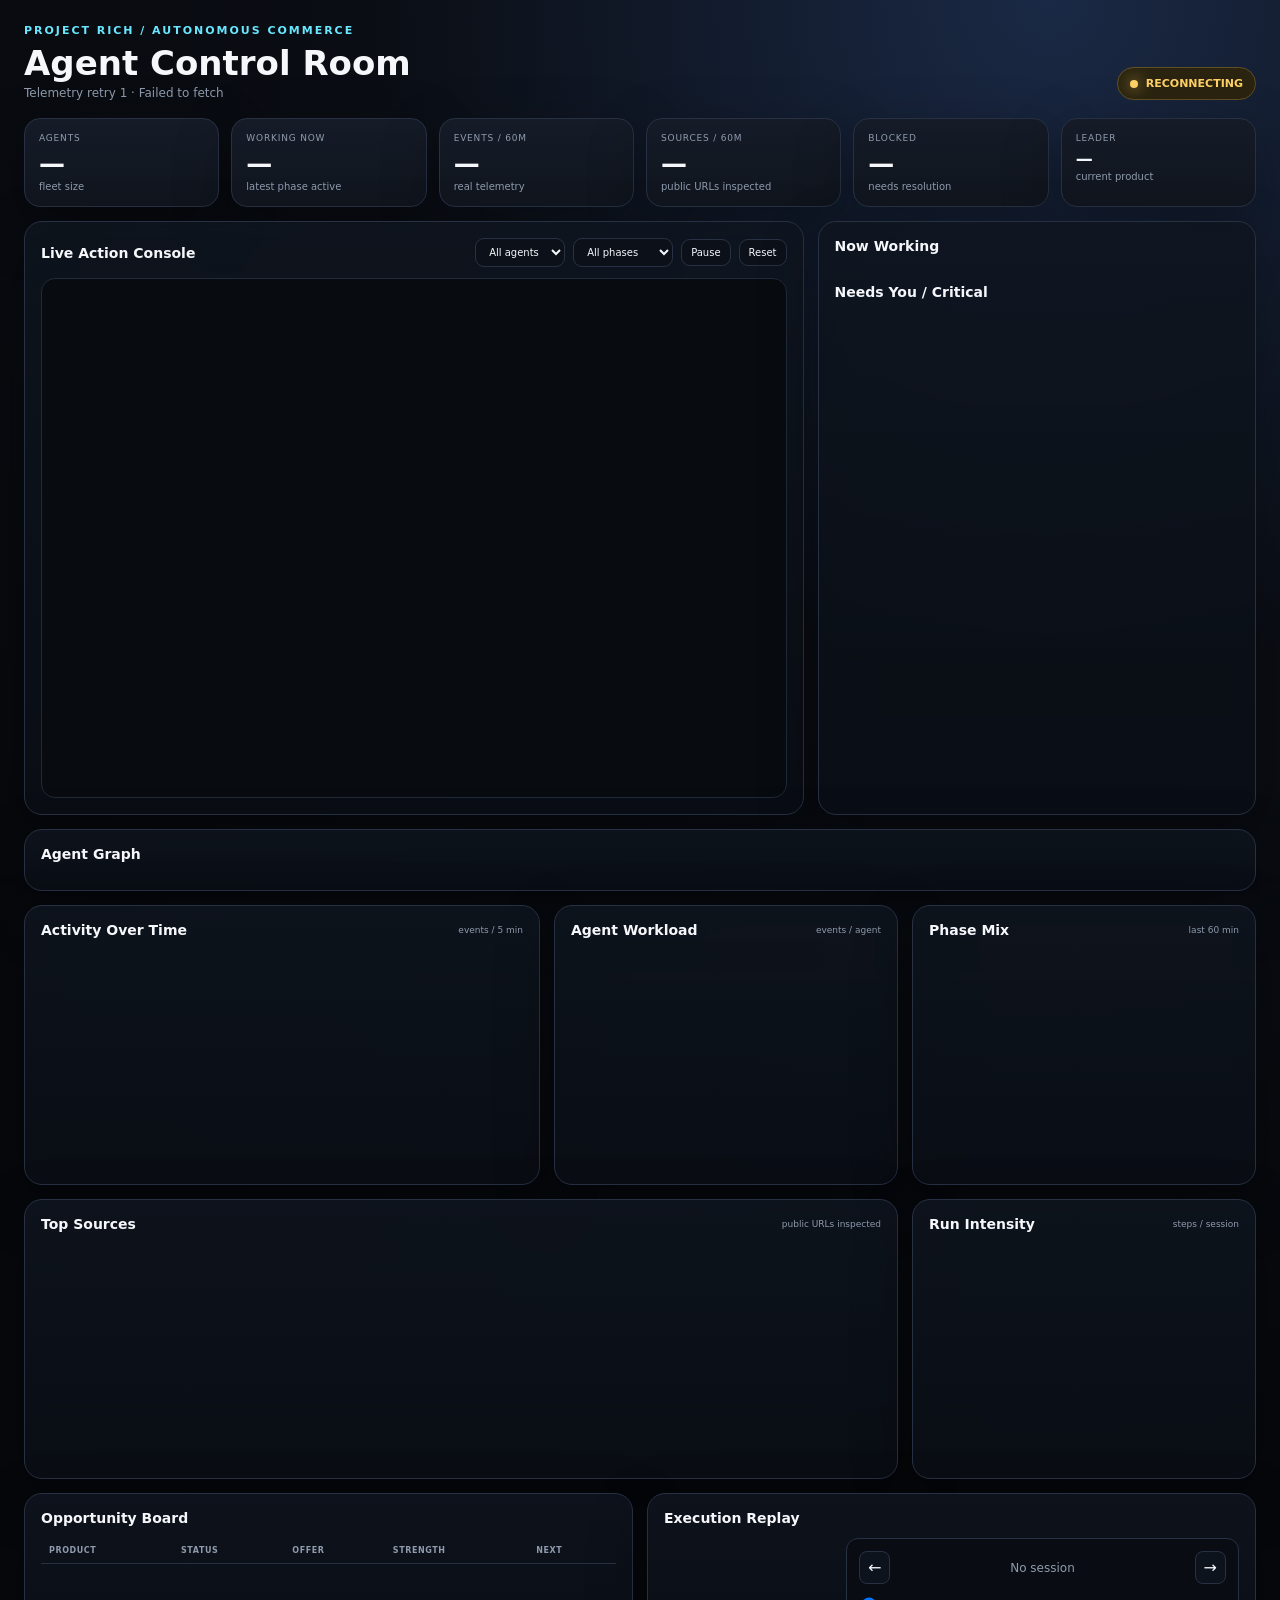
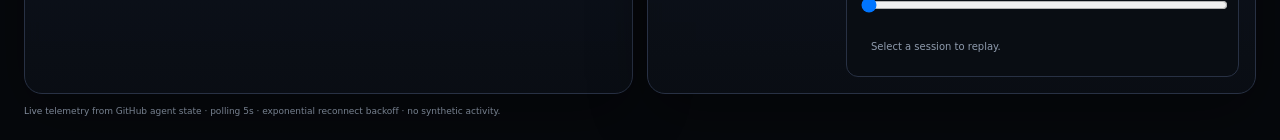
<file: control-room/index.html>
<!doctype html>
<html lang="es">
<head>
<meta charset="utf-8"/>
<meta name="viewport" content="width=device-width,initial-scale=1"/>
<title>Project Rich — Live Agent Control Room</title>
<style>
:root{
 --bg:#07090d;--panel:#10151e;--panel2:#151b27;--line:#283144;--text:#f5f7fb;--muted:#8f9bad;
 --green:#70e3a6;--amber:#ffd166;--blue:#79a9ff;--red:#ff7d7d;--vio:#b18cff;--cyan:#69e7ff;
 --glass:rgba(15,21,31,.86);--shadow:0 20px 60px rgba(0,0,0,.32)
}
*{box-sizing:border-box}html{scroll-behavior:smooth}body{margin:0;color:var(--text);font-family:Inter,ui-sans-serif,system-ui,-apple-system,BlinkMacSystemFont,"Segoe UI",sans-serif;background:
 radial-gradient(circle at 82% 0,#1a2945 0,#0a0d13 34%,#06080c 72%);min-height:100vh}
a{color:var(--blue);text-decoration:none}button,select{font:inherit}
.wrap{max-width:1680px;margin:auto;padding:24px}.top{display:flex;justify-content:space-between;align-items:flex-end;gap:18px;margin-bottom:18px}
.ey{font-size:11px;letter-spacing:.18em;text-transform:uppercase;color:var(--cyan);font-weight:900}.top h1{font-size:34px;margin:6px 0 3px}.sub{font-size:12px;color:var(--muted)}
.conn{display:flex;align-items:center;gap:8px;padding:9px 12px;border:1px solid #29543f;border-radius:999px;background:#102a20;color:var(--green);font-size:11px;font-weight:900;white-space:nowrap}
.conn.degraded{border-color:#604f24;background:#2a230f;color:var(--amber)}.conn.error{border-color:#623131;background:#2a1212;color:var(--red)}
.pulse{width:8px;height:8px;border-radius:50%;background:currentColor;box-shadow:0 0 15px currentColor;animation:pulse 1.5s infinite}@keyframes pulse{50%{opacity:.35;box-shadow:none}}
.metrics{display:grid;grid-template-columns:repeat(6,1fr);gap:12px;margin-bottom:14px}.metric{background:linear-gradient(180deg,var(--panel2),var(--panel));border:1px solid var(--line);border-radius:16px;padding:14px;box-shadow:var(--shadow)}
.mlabel{font-size:9px;color:var(--muted);text-transform:uppercase;letter-spacing:.09em}.mval{font-size:26px;font-weight:900;margin-top:6px}.mnote{font-size:10px;color:var(--muted);margin-top:2px}
.layout{display:grid;grid-template-columns:1.6fr .9fr;gap:14px}.card{background:linear-gradient(180deg,var(--glass),rgba(10,14,21,.94));backdrop-filter:blur(9px);border:1px solid var(--line);border-radius:18px;padding:16px;box-shadow:var(--shadow)}
.card h2{font-size:14px;margin:0 0 12px}.toolbar{display:flex;flex-wrap:wrap;gap:8px;align-items:center;margin-bottom:11px}.toolbar select,.toolbar button{background:#0c1119;color:var(--text);border:1px solid var(--line);border-radius:9px;padding:7px 9px;font-size:10px}.toolbar button{cursor:pointer}.toolbar button:hover{border-color:#40506b}
.console{height:520px;overflow:auto;border:1px solid #202a39;border-radius:14px;background:#080b10;padding:8px}.console::-webkit-scrollbar{width:8px}.console::-webkit-scrollbar-thumb{background:#293449;border-radius:20px}
.event{display:grid;grid-template-columns:66px 120px 92px 1fr;gap:8px;padding:9px;border-bottom:1px solid #171f2b;align-items:flex-start}.event:hover{background:#0d131d}.time{font:10px ui-monospace,SFMono-Regular,Menlo,monospace;color:#728098}.agent{font-size:10px;font-weight:900}.phase{display:inline-block;font-size:8px;font-weight:900;letter-spacing:.07em;padding:4px 6px;border-radius:999px;text-align:center}.phase.start,.phase.action{background:#13253e;color:var(--blue)}.phase.observation{background:#102c28;color:#7ce7ca}.phase.decision{background:#2c2411;color:var(--amber)}.phase.artifact{background:#231a35;color:var(--vio)}.phase.blocked,.phase.error{background:#351616;color:var(--red)}.phase.done{background:#10291e;color:var(--green)}
.etitle{font-size:11px;font-weight:850}.edetail{font-size:10px;color:var(--muted);line-height:1.4;margin-top:3px}.links{margin-top:5px;display:flex;gap:9px;flex-wrap:wrap}.links a,.artifact{font-size:9px}.artifact{color:var(--vio)}
.now{display:grid;gap:9px}.nowrow{border:1px solid var(--line);background:#0c1119;border-radius:12px;padding:11px}.nowhead{display:flex;justify-content:space-between;gap:8px}.nowname{font-size:11px;font-weight:900}.nowstate{font-size:9px;font-weight:850}.running{color:var(--green)}.idle{color:var(--muted)}.blocked{color:var(--red)}.nowtext{font-size:10px;color:#c7ceda;margin-top:5px;line-height:1.4}
.graph{display:grid;grid-template-columns:repeat(4,1fr);gap:10px}.node{position:relative;border:1px solid var(--line);background:#0b1017;border-radius:13px;padding:11px;min-height:82px;overflow:hidden}.node.active{border-color:#2d7655;box-shadow:0 0 25px rgba(112,227,166,.08)}.node.blocked{border-color:#6a3131}.node:after{content:"";position:absolute;right:-24px;top:50%;width:36px;height:2px;background:linear-gradient(90deg,var(--blue),transparent);opacity:.35;animation:flow 1.5s linear infinite}@keyframes flow{50%{opacity:1;transform:translateX(4px)}}.node:nth-child(4n):after{display:none}.nname{font-size:10px;font-weight:900}.nmeta{font-size:9px;color:var(--muted);margin-top:4px;line-height:1.35}.dot{display:inline-block;width:6px;height:6px;border-radius:50%;margin-right:5px;background:var(--muted)}.node.active .dot{background:var(--green);box-shadow:0 0 10px var(--green)}.node.blocked .dot{background:var(--red)}
.lower{display:grid;grid-template-columns:1fr 1fr;gap:14px;margin-top:14px}.table{width:100%;border-collapse:collapse;font-size:10px}.table th{text-align:left;font-size:8px;color:var(--muted);text-transform:uppercase;letter-spacing:.07em;padding:8px;border-bottom:1px solid var(--line)}.table td{padding:9px 8px;border-bottom:1px solid #1d2532}.tag{font-size:8px;padding:4px 6px;border-radius:999px;font-weight:900}.leader{background:#10291e;color:var(--green)}.watch{background:#2b2411;color:var(--amber)}.reserve{background:#17233b;color:var(--blue)}
.replay{display:grid;grid-template-columns:170px 1fr;gap:12px}.sessions{max-height:330px;overflow:auto}.session{padding:9px;border:1px solid var(--line);border-radius:10px;margin-bottom:7px;cursor:pointer;background:#0b1017}.session:hover,.session.sel{border-color:#4b5d7d}.session b{font-size:10px}.session div{font-size:9px;color:var(--muted);margin-top:3px}.replaypane{border:1px solid var(--line);border-radius:12px;padding:12px;background:#090d13}.stephead{display:flex;justify-content:space-between;align-items:center}.stephead button{background:#0d131d;border:1px solid var(--line);color:var(--text);border-radius:8px;padding:6px 8px;cursor:pointer}.stepbody{margin-top:12px}.bigphase{font-size:9px;font-weight:900;color:var(--vio);letter-spacing:.1em}.steptitle{font-size:16px;font-weight:900;margin-top:5px}.stepdetail{font-size:11px;color:var(--muted);line-height:1.5;margin-top:8px}.scrub{width:100%;margin-top:13px}
.alert{border-left:3px solid var(--amber);padding:9px 11px;background:#201b0d;border-radius:8px;font-size:10px;color:#e8dca6;line-height:1.45;margin-bottom:8px}.alert.critical{border-color:var(--red);background:#241010;color:#efb3b3}
.foot{font-size:9px;color:var(--muted);margin-top:12px}.empty{font-size:10px;color:var(--muted);padding:12px}
.charts{display:grid;grid-template-columns:1.5fr 1fr 1fr;gap:14px;margin-top:14px}.chartbox{min-height:280px}.charthead{display:flex;justify-content:space-between;align-items:center;margin-bottom:10px}.charthead h2{margin:0}.chartlegend{font-size:9px;color:var(--muted)}.svgchart{width:100%;height:220px;display:block}.axis{stroke:#2a3446;stroke-width:1}.gridline{stroke:#1d2633;stroke-width:1}.chartlabel{fill:#7e8aa0;font-size:9px}.barrect{fill:#79a9ff;opacity:.85}.barrect:hover{opacity:1}.linepath{fill:none;stroke:#70e3a6;stroke-width:3}.areapath{fill:url(#areaGrad);opacity:.35}.dotpt{fill:#70e3a6;stroke:#0b1017;stroke-width:2}.donutwrap{display:flex;align-items:center;justify-content:center;gap:18px;height:220px}.donut{width:170px;height:170px}.legendlist{display:grid;gap:7px}.legenditem{display:flex;align-items:center;gap:7px;font-size:9px;color:var(--muted)}.legenddot{width:9px;height:9px;border-radius:50%}.sourcebar{display:grid;grid-template-columns:110px 1fr 28px;gap:8px;align-items:center;margin:8px 0}.sourcebar .track{height:8px;background:#1a2230;border-radius:99px;overflow:hidden}.sourcebar .fillbar{height:100%;background:linear-gradient(90deg,var(--vio),var(--blue));border-radius:99px}.sourcebar .lbl{font-size:9px;color:#c8cfda;overflow:hidden;text-overflow:ellipsis;white-space:nowrap}.sourcebar .num{font-size:9px;color:var(--muted);text-align:right}@media(max-width:1200px){.charts{grid-template-columns:1fr 1fr}.charts .chartbox:first-child{grid-column:1/-1}}{.metrics{grid-template-columns:repeat(3,1fr)}.layout{grid-template-columns:1fr}.graph{grid-template-columns:repeat(3,1fr)}}@media(max-width:780px){.metrics{grid-template-columns:repeat(2,1fr)}.graph{grid-template-columns:repeat(2,1fr)}.lower{grid-template-columns:1fr}.event{grid-template-columns:55px 90px 78px 1fr}.replay{grid-template-columns:1fr}.top{align-items:flex-start;flex-direction:column}}
</style>
</head>
<body>
<div class="wrap">
 <div class="top">
  <div><div class="ey">Project Rich / Autonomous Commerce</div><h1>Agent Control Room</h1><div class="sub" id="subtitle">Connecting telemetry…</div></div>
  <div id="conn" class="conn"><span class="pulse"></span><span>CONNECTING</span></div>
 </div>

 <div class="metrics">
  <div class="metric"><div class="mlabel">Agents</div><div class="mval" id="mAgents">—</div><div class="mnote">fleet size</div></div>
  <div class="metric"><div class="mlabel">Working now</div><div class="mval" id="mWorking">—</div><div class="mnote">latest phase active</div></div>
  <div class="metric"><div class="mlabel">Events / 60m</div><div class="mval" id="mEvents">—</div><div class="mnote">real telemetry</div></div>
  <div class="metric"><div class="mlabel">Sources / 60m</div><div class="mval" id="mSources">—</div><div class="mnote">public URLs inspected</div></div>
  <div class="metric"><div class="mlabel">Blocked</div><div class="mval" id="mBlocked">—</div><div class="mnote">needs resolution</div></div>
  <div class="metric"><div class="mlabel">Leader</div><div class="mval" id="mLeader" style="font-size:17px">—</div><div class="mnote">current product</div></div>
 </div>

 <div class="layout">
  <div class="card">
   <div class="toolbar">
    <h2 style="margin:0 auto 0 0">Live Action Console</h2>
    <select id="agentFilter"><option value="">All agents</option></select>
    <select id="phaseFilter"><option value="">All phases</option><option>start</option><option>action</option><option>observation</option><option>decision</option><option>artifact</option><option>blocked</option><option>done</option><option>error</option></select>
    <button id="pauseBtn">Pause</button><button id="clearFilter">Reset</button>
   </div>
   <div id="console" class="console"></div>
  </div>
  <div class="card">
   <h2>Now Working</h2>
   <div id="now" class="now"></div>
   <h2 style="margin-top:18px">Needs You / Critical</h2>
   <div id="needs"></div>
  </div>
 </div>

 <div class="card" style="margin-top:14px">
  <h2>Agent Graph</h2>
  <div id="graph" class="graph"></div>
 </div>

 <div class="charts">
  <div class="card chartbox">
    <div class="charthead"><h2>Activity Over Time</h2><div class="chartlegend">events / 5 min</div></div>
    <svg id="activityChart" class="svgchart" viewBox="0 0 700 220" preserveAspectRatio="none"></svg>
  </div>
  <div class="card chartbox">
    <div class="charthead"><h2>Agent Workload</h2><div class="chartlegend">events / agent</div></div>
    <svg id="agentChart" class="svgchart" viewBox="0 0 420 220" preserveAspectRatio="none"></svg>
  </div>
  <div class="card chartbox">
    <div class="charthead"><h2>Phase Mix</h2><div class="chartlegend">last 60 min</div></div>
    <div class="donutwrap"><svg id="phaseChart" class="donut" viewBox="0 0 120 120"></svg><div id="phaseLegend" class="legendlist"></div></div>
  </div>
  <div class="card chartbox" style="grid-column:span 2">
    <div class="charthead"><h2>Top Sources</h2><div class="chartlegend">public URLs inspected</div></div>
    <div id="sourceChart"></div>
  </div>
  <div class="card chartbox">
    <div class="charthead"><h2>Run Intensity</h2><div class="chartlegend">steps / session</div></div>
    <svg id="runChart" class="svgchart" viewBox="0 0 420 220" preserveAspectRatio="none"></svg>
  </div>
</div>

<div class="lower">
  <div class="card">
   <h2>Opportunity Board</h2>
   <table class="table"><thead><tr><th>Product</th><th>Status</th><th>Offer</th><th>Strength</th><th>Next</th></tr></thead><tbody id="shortlist"></tbody></table>
  </div>
  <div class="card">
   <h2>Execution Replay</h2>
   <div class="replay">
    <div id="sessions" class="sessions"></div>
    <div class="replaypane">
     <div class="stephead"><button id="prevStep">←</button><div id="stepCount" class="sub">No session</div><button id="nextStep">→</button></div>
     <input id="scrub" class="scrub" type="range" min="0" max="0" value="0"/>
     <div id="stepBody" class="stepbody"><div class="empty">Select a session to replay.</div></div>
    </div>
   </div>
  </div>
 </div>
 <div class="foot">Live telemetry from GitHub agent state · polling 5s · exponential reconnect backoff · no synthetic activity.</div>
</div>
<script>
const ROOT='https://raw.githubusercontent.com/jackieb8877/Metertruth-SaaS/project-rich-control-room/control-room/';
const AGENTS=['product-scout','store-builder','customer-voice','supplier-margin','ads-intelligence','competitor-watch','creative-offer','finance-profit','seo-catalog','compliance-risk','launch-qa','orchestrator'];
const LABELS={
 'product-scout':'Product Scout','store-builder':'Store Builder','customer-voice':'Customer Voice','supplier-margin':'Supplier & Margin',
 'ads-intelligence':'Ads Intelligence','competitor-watch':'Competitor Watch','creative-offer':'Creative & Offer','finance-profit':'Finance & Profit',
 'seo-catalog':'SEO & Catalog','compliance-risk':'Compliance & Risk','launch-qa':'Launch QA','orchestrator':'Orchestrator'
};
let paused=false,lastData=null,retries=0,selectedSession=null,stepIndex=0,timer=null;
function esc(s){return String(s??'').replace(/[&<>"']/g,c=>({'&':'&amp;','<':'&lt;','>':'&gt;','"':'&quot;',"'":'&#39;'}[c]))}
function ageMin(ts){if(!ts)return Infinity;return Math.max(0,(Date.now()-new Date(ts))/60000)}
function ago(ts){const m=ageMin(ts);if(!isFinite(m))return 'never';if(m<1)return 'now';if(m<60)return Math.floor(m)+'m';if(m<1440)return Math.floor(m/60)+'h';return Math.floor(m/1440)+'d'}
function clock(ts){try{return new Date(ts).toLocaleTimeString('es-ES',{timeZone:'Atlantic/Canary',hour:'2-digit',minute:'2-digit',second:'2-digit'})}catch{return '—'}}
function deriveRunId(e){if(e.run_id)return e.run_id;const d=new Date(e.ts||0);const bucket=[d.getUTCFullYear(),String(d.getUTCMonth()+1).padStart(2,'0'),String(d.getUTCDate()).padStart(2,'0'),String(d.getUTCHours()).padStart(2,'0')].join('');return (e.agent_id||'agent')+'-'+bucket}
async function getJson(path){const r=await fetch(ROOT+path+'?t='+Date.now(),{cache:'no-store'});if(!r.ok)throw new Error(path+' HTTP '+r.status);return r.json()}
function latestByAgent(events){const map={};[...events].sort((a,b)=>new Date(a.ts)-new Date(b.ts)).forEach(e=>map[e.agent_id]=e);return map}
function workingAgents(events,states){const latest=latestByAgent(events),now=[];for(const id of AGENTS){const e=latest[id],s=states.find(x=>x.id===id);let work=false;if(e&&['start','action','observation','artifact','decision'].includes(e.phase)&&ageMin(e.ts)<20)work=true;now.push({id,event:e,state:s,work})}return now}
function setConn(mode,msg){const el=document.getElementById('conn');el.className='conn'+(mode==='ok'?'':mode==='degraded'?' degraded':' error');el.innerHTML='<span class="pulse"></span><span>'+esc(msg)+'</span>'}
function render(data){
 lastData=data;
 const {events,states,state}=data;const recent=events.filter(e=>ageMin(e.ts)<=60),work=workingAgents(events,states);
 document.getElementById('mAgents').textContent=states.length;
 document.getElementById('mWorking').textContent=work.filter(x=>x.work).length;
 document.getElementById('mEvents').textContent=recent.length;
 document.getElementById('mSources').textContent=new Set(recent.map(e=>e.source_url).filter(Boolean)).size;
 document.getElementById('mBlocked').textContent=states.filter(s=>s.blocker||s.status==='blocked').length;
 const lead=(state.shortlist||[]).find(x=>x.status==='LEADER');document.getElementById('mLeader').textContent=lead?.name||'—';
 document.getElementById('subtitle').textContent='Live telemetry · feed '+ago(data.feedUpdated)+' · '+new Date().toLocaleTimeString('es-ES',{timeZone:'Atlantic/Canary'});
 renderFilters(states);renderConsole(events);renderNow(work);renderNeeds(states,state);renderGraph(work);renderShortlist(state.shortlist||[]);renderSessions(events);renderCharts(events);
}
function renderFilters(states){
 const sel=document.getElementById('agentFilter'),cur=sel.value;sel.innerHTML='<option value="">All agents</option>'+states.map(s=>'<option value="'+esc(s.id)+'">'+esc(s.name||LABELS[s.id]||s.id)+'</option>').join('');sel.value=cur;
}
function renderConsole(events){
 const af=document.getElementById('agentFilter').value,pf=document.getElementById('phaseFilter').value;
 let list=[...events].sort((a,b)=>new Date(b.ts)-new Date(a.ts));if(af)list=list.filter(e=>e.agent_id===af);if(pf)list=list.filter(e=>e.phase===pf);list=list.slice(0,120);
 document.getElementById('console').innerHTML=list.length?list.map(e=>'<div class="event"><div class="time">'+esc(clock(e.ts))+'</div><div class="agent">'+esc(LABELS[e.agent_id]||e.agent_id)+'</div><div><span class="phase '+esc(e.phase||'action')+'">'+esc((e.phase||'action').toUpperCase())+'</span></div><div><div class="etitle">'+esc(e.title||'Update')+'</div><div class="edetail">'+esc(e.detail||'')+'</div><div class="links">'+(e.source_url?'<a href="'+esc(e.source_url)+'" target="_blank" rel="noopener">source ↗</a>':'')+(e.artifact_path?'<span class="artifact">'+esc(e.artifact_path)+'</span>':'')+(e.run_id?'<span class="artifact">run '+esc(e.run_id)+'</span>':'')+'</div></div></div>').join(''):'<div class="empty">No events match the filters.</div>';
}
function renderNow(work){
 const items=work.filter(x=>x.work||x.state?.blocker).sort((a,b)=>(b.work?1:0)-(a.work?1:0));document.getElementById('now').innerHTML=items.length?items.map(x=>'<div class="nowrow"><div class="nowhead"><div class="nowname">'+esc(x.state?.name||LABELS[x.id]||x.id)+'</div><div class="nowstate '+(x.state?.blocker?'blocked':x.work?'running':'idle')+'">'+(x.state?.blocker?'BLOCKED':x.work?'WORKING':'IDLE')+'</div></div><div class="nowtext">'+esc(x.event?.title||x.state?.summary||'Waiting')+'</div><div class="sub" style="margin-top:4px">'+(x.event?'last action '+ago(x.event.ts):'no live action yet')+'</div></div>').join(''):'<div class="empty">No agent is actively executing at this second.</div>';
}
function renderNeeds(states,state){
 const arr=states.filter(s=>s.blocker);if(state.blocker?.detail&&!arr.some(x=>x.blocker===state.blocker.detail))arr.unshift({name:state.blocker.title||'Global blocker',blocker:state.blocker.detail,status:'blocked'});
 document.getElementById('needs').innerHTML=arr.length?arr.slice(0,5).map(x=>'<div class="alert '+(x.status==='blocked'?'critical':'')+'"><b>'+esc(x.name||'Blocker')+'</b><br>'+esc(x.blocker)+'</div>').join(''):'<div class="empty">No human action required.</div>';
}
function renderGraph(work){
 document.getElementById('graph').innerHTML=work.map(x=>'<div class="node '+(x.state?.blocker?'blocked':x.work?'active':'')+'"><div class="nname"><span class="dot"></span>'+esc(x.state?.name||LABELS[x.id]||x.id)+'</div><div class="nmeta">'+esc(x.event?.title||x.state?.summary||'Waiting')+'</div><div class="nmeta" style="margin-top:6px">'+(x.state?.last_run?'heartbeat '+ago(x.state.last_run):'no heartbeat')+'</div></div>').join('');
}
function renderShortlist(list){
 document.getElementById('shortlist').innerHTML=list.length?list.map(x=>'<tr><td><b>'+esc(x.name)+'</b></td><td><span class="tag '+(x.status==='LEADER'?'leader':x.status==='WATCH'?'watch':'reserve')+'">'+esc(x.status)+'</span></td><td>'+esc(x.offer)+'</td><td>'+esc(x.strength)+'</td><td>'+esc(x.next)+'</td></tr>').join(''):'<tr><td colspan="5" class="empty">No shortlist yet.</td></tr>';
}
function buildSessions(events){
 const map={};events.forEach(e=>{const id=deriveRunId(e);(map[id]??=[]).push(e)});return Object.entries(map).map(([id,evs])=>({id,events:evs.sort((a,b)=>new Date(a.ts)-new Date(b.ts)),agent:evs[0]?.agent_id,start:evs[0]?.ts,end:evs[evs.length-1]?.ts})).sort((a,b)=>new Date(b.start)-new Date(a.start));
}
function renderSessions(events){
 const ss=buildSessions(events).slice(0,30);if(selectedSession&&!ss.some(s=>s.id===selectedSession))selectedSession=null;if(!selectedSession&&ss.length)selectedSession=ss[0].id;
 document.getElementById('sessions').innerHTML=ss.length?ss.map(s=>'<div class="session '+(s.id===selectedSession?'sel':'')+'" data-id="'+esc(s.id)+'"><b>'+esc(LABELS[s.agent]||s.agent)+'</b><div>'+esc(clock(s.start))+' · '+s.events.length+' steps</div></div>').join(''):'<div class="empty">No sessions yet.</div>';
 document.querySelectorAll('.session').forEach(el=>el.onclick=()=>{selectedSession=el.dataset.id;stepIndex=0;renderSessions(events)});
 const current=ss.find(s=>s.id===selectedSession);renderReplay(current);
}
function renderReplay(session){
 const body=document.getElementById('stepBody'),scrub=document.getElementById('scrub');if(!session){body.innerHTML='<div class="empty">Select a session to replay.</div>';document.getElementById('stepCount').textContent='No session';scrub.max=0;scrub.value=0;return}
 stepIndex=Math.max(0,Math.min(stepIndex,session.events.length-1));const e=session.events[stepIndex];scrub.max=Math.max(0,session.events.length-1);scrub.value=stepIndex;document.getElementById('stepCount').textContent=(stepIndex+1)+' / '+session.events.length+' · '+esc(LABELS[session.agent]||session.agent);
 body.innerHTML='<div class="bigphase">'+esc((e.phase||'action').toUpperCase())+' · '+esc(clock(e.ts))+'</div><div class="steptitle">'+esc(e.title||'Update')+'</div><div class="stepdetail">'+esc(e.detail||'')+'</div><div class="links">'+(e.source_url?'<a href="'+esc(e.source_url)+'" target="_blank" rel="noopener">open source ↗</a>':'')+(e.artifact_path?'<span class="artifact">'+esc(e.artifact_path)+'</span>':'')+'</div>';
}
function svgEl(tag,attrs={},text=''){const e=document.createElementNS('http://www.w3.org/2000/svg',tag);Object.entries(attrs).forEach(([k,v])=>e.setAttribute(k,v));if(text)e.textContent=text;return e}
function clearSvg(id){const s=document.getElementById(id);while(s.firstChild)s.removeChild(s.firstChild);return s}
function bucketEvents(events,mins=5,count=12){
 const now=Date.now(),size=mins*60000,arr=Array(count).fill(0);
 events.forEach(e=>{const d=now-new Date(e.ts).getTime();if(d>=0&&d<count*size){const idx=count-1-Math.floor(d/size);if(idx>=0&&idx<count)arr[idx]++}});
 return arr
}
function renderActivity(events){
 const svg=clearSvg('activityChart'),w=700,h=220,p=28,vals=bucketEvents(events,5,12),max=Math.max(1,...vals);
 const defs=svgEl('defs'),grad=svgEl('linearGradient',{id:'areaGrad',x1:'0',x2:'0',y1:'0',y2:'1'});grad.appendChild(svgEl('stop',{offset:'0%','stop-color':'#70e3a6'}));grad.appendChild(svgEl('stop',{offset:'100%','stop-color':'#70e3a6','stop-opacity':'0'}));defs.appendChild(grad);svg.appendChild(defs);
 for(let i=0;i<4;i++){const y=p+(h-2*p)*i/3;svg.appendChild(svgEl('line',{x1:p,y1:y,x2:w-p,y2:y,class:'gridline'}))}
 const pts=vals.map((v,i)=>[p+(w-2*p)*i/(vals.length-1),h-p-(h-2*p)*v/max]);
 const line='M '+pts.map(p=>p.join(',')).join(' L ');
 const area=line+' L '+pts[pts.length-1][0]+','+(h-p)+' L '+pts[0][0]+','+(h-p)+' Z';
 svg.appendChild(svgEl('path',{d:area,class:'areapath'}));svg.appendChild(svgEl('path',{d:line,class:'linepath'}));
 pts.forEach((pt,i)=>{const c=svgEl('circle',{cx:pt[0],cy:pt[1],r:4,class:'dotpt'});c.appendChild(svgEl('title',{},vals[i]+' events'));svg.appendChild(c)});
 vals.forEach((v,i)=>{if(i%2===0)svg.appendChild(svgEl('text',{x:p+(w-2*p)*i/(vals.length-1),y:h-7,'text-anchor':'middle',class:'chartlabel'},'-'+((vals.length-1-i)*5)+'m'))});
}
function renderAgentChart(events){
 const svg=clearSvg('agentChart'),w=420,h=220,p=24,cut=Date.now()-60*60000,counts={};events.filter(e=>new Date(e.ts).getTime()>=cut).forEach(e=>counts[e.agent_id]=(counts[e.agent_id]||0)+1);
 const rows=Object.entries(counts).sort((a,b)=>b[1]-a[1]).slice(0,8),max=Math.max(1,...rows.map(x=>x[1]));
 rows.forEach(([id,v],i)=>{const y=10+i*25,bw=(w-150)*v/max;svg.appendChild(svgEl('text',{x:4,y:y+13,class:'chartlabel'},LABELS[id]||id));const r=svgEl('rect',{x:130,y,width:bw,height:14,rx:7,class:'barrect'});r.appendChild(svgEl('title',{},v+' events'));svg.appendChild(r);svg.appendChild(svgEl('text',{x:136+bw,y:y+12,class:'chartlabel'},String(v)))});
 if(!rows.length)svg.appendChild(svgEl('text',{x:20,y:40,class:'chartlabel'},'No recent activity'));
}
function renderPhaseChart(events){
 const svg=clearSvg('phaseChart'),legend=document.getElementById('phaseLegend'),cut=Date.now()-60*60000,counts={};events.filter(e=>new Date(e.ts).getTime()>=cut).forEach(e=>counts[e.phase||'action']=(counts[e.phase||'action']||0)+1);
 const colors={start:'#79a9ff',action:'#69e7ff',observation:'#7ce7ca',decision:'#ffd166',artifact:'#b18cff',blocked:'#ff7d7d',done:'#70e3a6',error:'#ff4d6d'},entries=Object.entries(counts),total=Math.max(1,entries.reduce((s,[,v])=>s+v,0));
 let off=0;entries.forEach(([k,v])=>{const pct=v/total,len=pct*251.2;svg.appendChild(svgEl('circle',{cx:60,cy:60,r:40,fill:'none',stroke:colors[k]||'#8f9bad','stroke-width':18,'stroke-dasharray':len+' '+(251.2-len),'stroke-dashoffset':-off,transform:'rotate(-90 60 60)'}));off+=len});
 svg.appendChild(svgEl('text',{x:60,y:57,'text-anchor':'middle',class:'chartlabel'},String(total)));svg.appendChild(svgEl('text',{x:60,y:70,'text-anchor':'middle',class:'chartlabel'},'events'));
 legend.innerHTML=entries.sort((a,b)=>b[1]-a[1]).map(([k,v])=>'<div class="legenditem"><span class="legenddot" style="background:'+(colors[k]||'#8f9bad')+'"></span>'+esc(k)+' · '+v+'</div>').join('')||'<div class="empty">No data</div>';
}
function renderSources(events){
 const cut=Date.now()-60*60000,counts={};events.filter(e=>e.source_url&&new Date(e.ts).getTime()>=cut).forEach(e=>{let host=e.source_url;try{host=new URL(e.source_url).hostname.replace(/^www\./,'')}catch{}counts[host]=(counts[host]||0)+1});
 const rows=Object.entries(counts).sort((a,b)=>b[1]-a[1]).slice(0,8),max=Math.max(1,...rows.map(x=>x[1]));document.getElementById('sourceChart').innerHTML=rows.length?rows.map(([h,v])=>'<div class="sourcebar"><div class="lbl">'+esc(h)+'</div><div class="track"><div class="fillbar" style="width:'+(100*v/max)+'%"></div></div><div class="num">'+v+'</div></div>').join(''):'<div class="empty">No source URLs in the last hour.</div>';
}
function renderRunChart(events){
 const svg=clearSvg('runChart'),w=420,h=220,p=24,ss=buildSessions(events).slice(0,10).reverse(),max=Math.max(1,...ss.map(s=>s.events.length));
 ss.forEach((s,i)=>{const x=p+i*((w-2*p)/Math.max(1,ss.length)),bw=Math.max(10,(w-2*p)/Math.max(1,ss.length)-8),bh=(h-55)*s.events.length/max,y=h-30-bh;const r=svgEl('rect',{x,y,width:bw,height:bh,rx:5,class:'barrect'});r.appendChild(svgEl('title',{},LABELS[s.agent]+' · '+s.events.length+' steps'));svg.appendChild(r);svg.appendChild(svgEl('text',{x:x+bw/2,y:h-12,'text-anchor':'middle',class:'chartlabel'},(LABELS[s.agent]||s.agent).split(' ')[0].slice(0,5)))});
 if(!ss.length)svg.appendChild(svgEl('text',{x:20,y:40,class:'chartlabel'},'No sessions yet'));
}
function renderCharts(events){renderActivity(events);renderAgentChart(events);renderPhaseChart(events);renderSources(events);renderRunChart(events)}
async function tick(){
 if(paused){schedule(5000);return}
 try{
  const [feed,state,...states]=await Promise.all([getJson('live-feed.json'),getJson('state.json').catch(()=>({shortlist:[],blocker:null})),...AGENTS.map(id=>getJson('agents/'+id+'.json').catch(()=>({id,name:LABELS[id],status:'stale',last_run:null,summary:'State unavailable',blocker:null,progress:0})))]);
  retries=0;setConn('ok','LIVE');render({events:feed.events||[],feedUpdated:feed.updated_at,states,state});schedule(5000);
 }catch(err){retries++;setConn(retries<3?'degraded':'error',retries<3?'RECONNECTING':'FEED ERROR');document.getElementById('subtitle').textContent='Telemetry retry '+retries+' · '+err.message;schedule(Math.min(3000*Math.pow(2,retries-1),30000))}
}
function schedule(ms){clearTimeout(timer);timer=setTimeout(tick,ms)}
document.getElementById('pauseBtn').onclick=()=>{paused=!paused;document.getElementById('pauseBtn').textContent=paused?'Resume':'Pause';if(!paused)tick()}
document.getElementById('clearFilter').onclick=()=>{document.getElementById('agentFilter').value='';document.getElementById('phaseFilter').value='';if(lastData)renderConsole(lastData.events)}
document.getElementById('agentFilter').onchange=()=>lastData&&renderConsole(lastData.events);document.getElementById('phaseFilter').onchange=()=>lastData&&renderConsole(lastData.events);
document.getElementById('prevStep').onclick=()=>{stepIndex--;if(lastData)renderSessions(lastData.events)};document.getElementById('nextStep').onclick=()=>{stepIndex++;if(lastData)renderSessions(lastData.events)};
document.getElementById('scrub').oninput=e=>{stepIndex=Number(e.target.value);if(lastData){const s=buildSessions(lastData.events).find(x=>x.id===selectedSession);renderReplay(s)}}
window.addEventListener('error',e=>setConn('degraded','UI WARNING'));window.addEventListener('unhandledrejection',e=>setConn('degraded','UI WARNING'));
tick();
</script>
</body>
</html>
</file>
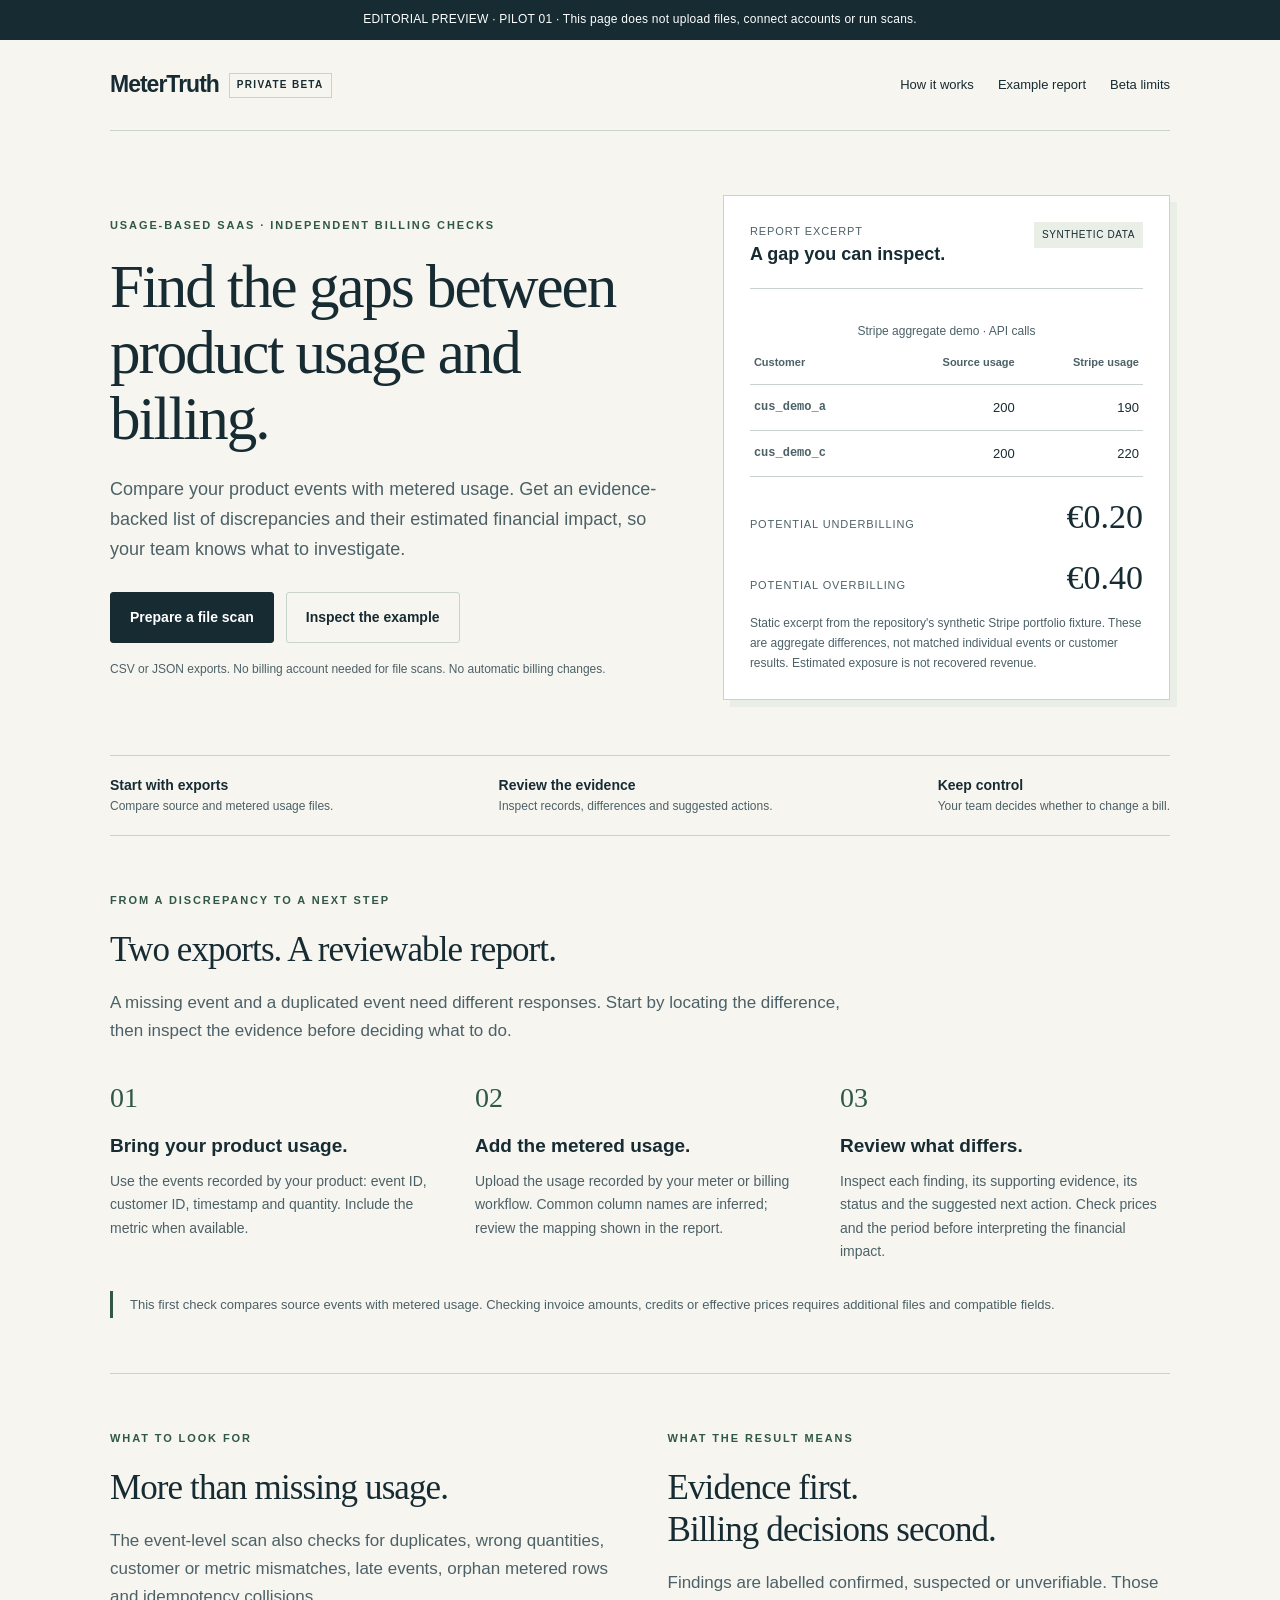
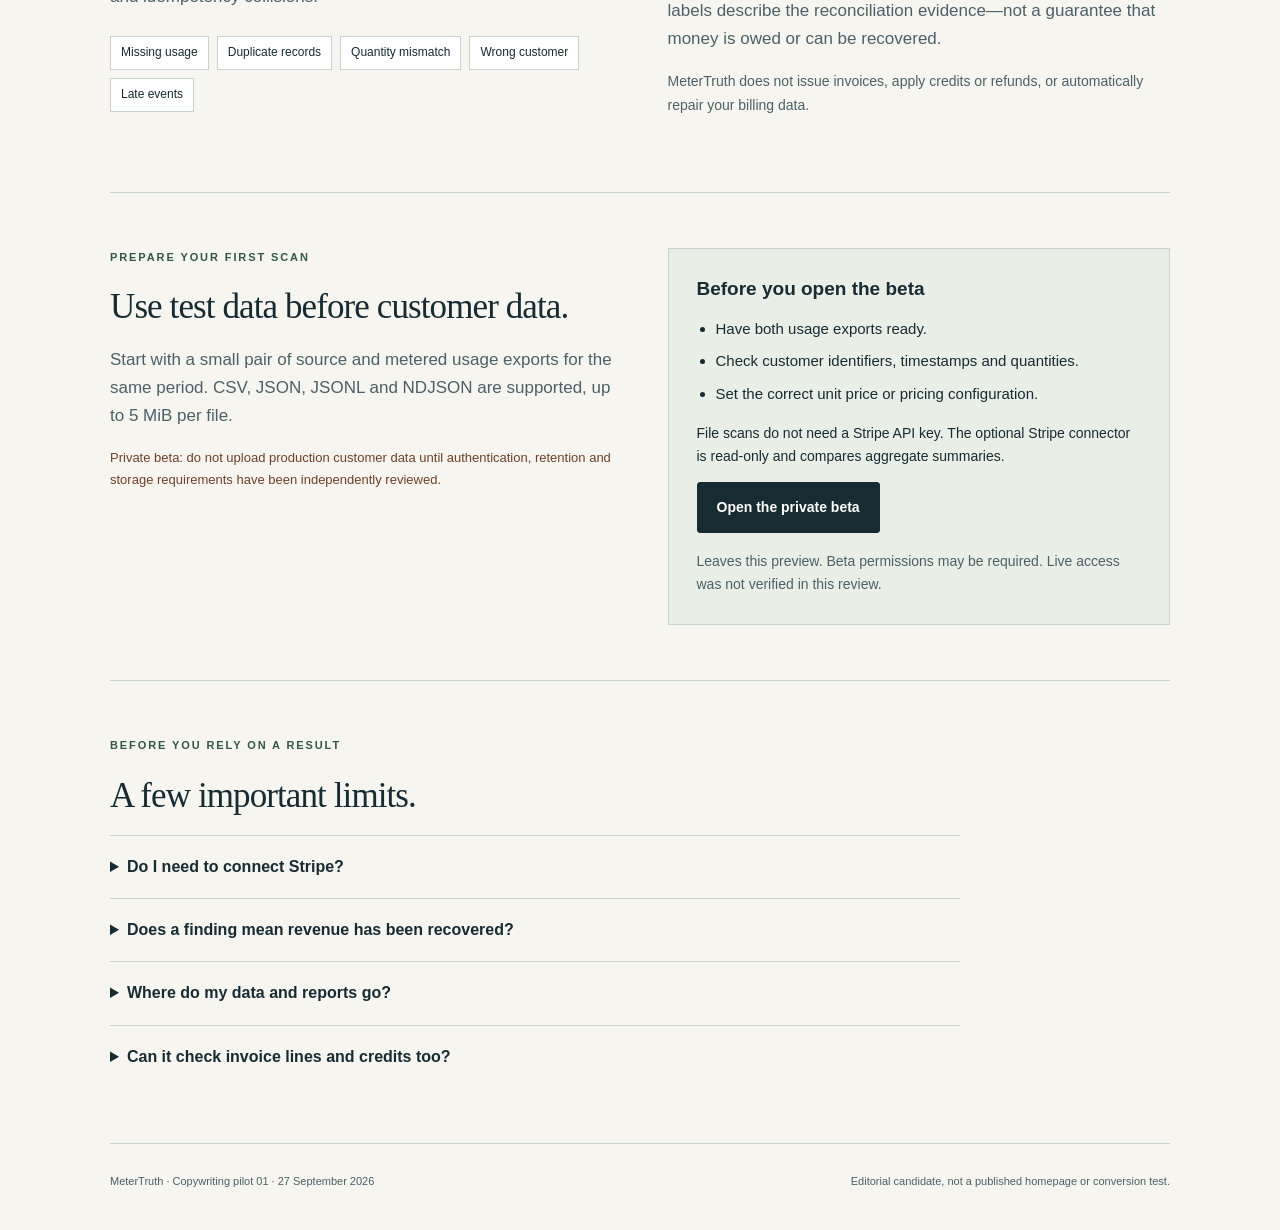
<file: copywriting/pilot-01/index.html>
<!doctype html>
<html lang="en">
<head>
<meta charset="utf-8">
<meta name="viewport" content="width=device-width, initial-scale=1">
<meta name="robots" content="noindex, nofollow">
<meta name="description" content="MeterTruth copywriting pilot: compare product usage with metered usage and review discrepancies with evidence. Private beta editorial preview.">
<title>MeterTruth — Copywriting pilot 01</title>
<style>
:root{--ink:#172b32;--muted:#4c6167;--paper:#f6f5f0;--white:#fff;--line:#c9d3ce;--accent:#305747;--soft:#e9eee7;--warn:#6f4027}*{box-sizing:border-box}html{scroll-behavior:smooth;scroll-padding-top:24px}body{margin:0;background:var(--paper);color:var(--ink);font:17px/1.65 -apple-system,BlinkMacSystemFont,"Segoe UI",sans-serif}a{color:inherit;text-underline-offset:4px}a:focus-visible,summary:focus-visible{outline:3px solid var(--accent);outline-offset:6px}.skip{position:absolute;top:-100px;left:24px;padding:12px;background:var(--white);z-index:2}.skip:focus{top:8px}.notice{font-size:12px;letter-spacing:.02em;text-align:center;padding:10px 20px;color:var(--white);background:var(--ink)}.wrap{max-width:1120px;margin:auto;padding:0 30px}header{display:flex;justify-content:space-between;align-items:center;gap:24px;padding:26px 0;border-bottom:1px solid var(--line)}.brand{font-size:23px;font-weight:750;letter-spacing:-1px;text-decoration:none}.beta{font-size:10px;letter-spacing:1.3px;display:inline-block;border:1px solid var(--line);padding:3px 7px;margin-left:10px;vertical-align:middle}nav{display:flex;gap:24px;font-size:13px}nav a{text-decoration:none}.hero{display:grid;grid-template-columns:1.25fr 1fr;gap:54px;align-items:center;padding:64px 0 55px}.eyebrow{font-size:11px;letter-spacing:1.9px;font-weight:700;text-transform:uppercase;margin:0 0 20px;color:var(--accent)}h1{font:normal clamp(40px,4.9vw,61px)/1.08 Georgia,serif;letter-spacing:-2px;margin:0 0 24px;max-width:660px}h2{font:normal 35px/1.2 Georgia,serif;letter-spacing:-.9px;margin:0 0 18px}h3{font-size:19px;line-height:1.3;margin:12px 0}.lede{color:var(--muted);font-size:18px;max-width:570px;margin:0 0 27px}.actions{display:flex;gap:12px;align-items:center;flex-wrap:wrap}.button{display:inline-block;background:var(--ink);color:white;padding:13px 19px;text-decoration:none;font-size:14px;font-weight:650;border:1px solid var(--ink);border-radius:3px}.button.alt{background:transparent;color:var(--ink);border-color:var(--line)}.micro{font-size:12px;color:var(--muted);margin:17px 0 0}.report{background:var(--white);border:1px solid var(--line);padding:26px;box-shadow:7px 7px 0 var(--soft)}.report-head{display:flex;justify-content:space-between;gap:16px;align-items:start;border-bottom:1px solid var(--line);padding-bottom:18px}.report-head strong{font-size:18px}.label{display:block;font-size:11px;text-transform:uppercase;letter-spacing:.9px;color:var(--muted)}.demo-label{font-size:10px;letter-spacing:.6px;background:var(--soft);padding:5px 8px;white-space:nowrap}.report table{border-collapse:collapse;width:100%;font-size:13px;margin-top:16px}.report th,.report td{padding:12px 4px;text-align:right;border-bottom:1px solid var(--line)}.report th:first-child,.report td:first-child{text-align:left}.report th{font-size:11px;color:var(--muted);font-weight:600}.exposure{display:flex;justify-content:space-between;align-items:baseline;gap:15px;padding-top:20px}.exposure b{font:normal 34px/1.2 Georgia,serif}.report p{font-size:12px;color:var(--muted);margin:15px 0 0}.band{display:flex;gap:25px;justify-content:space-between;border-top:1px solid var(--line);border-bottom:1px solid var(--line);padding:18px 0;font-size:12px;color:var(--muted)}.band strong{display:block;font-size:14px;color:var(--ink)}.section{padding:55px 0;border-bottom:1px solid var(--line)}.intro{max-width:735px;color:var(--muted)}.steps{display:grid;grid-template-columns:repeat(3,1fr);gap:35px;margin-top:30px}.number{font-family:Georgia,serif;font-size:28px;color:var(--accent)}.steps p{font-size:14px;color:var(--muted);margin:0}.notes{margin-top:28px;border-left:3px solid var(--accent);padding:3px 0 3px 17px;font-size:13px;color:var(--muted)}.split{display:grid;grid-template-columns:1fr 1fr;gap:55px}.plain-list{padding-left:19px;font-size:15px}.plain-list li{margin-bottom:8px}.tag-list{display:flex;flex-wrap:wrap;gap:8px;margin:25px 0}.tag-list span{border:1px solid var(--line);padding:6px 10px;font-size:12px;background:var(--white)}.start-box{padding:28px;background:var(--soft);border:1px solid var(--line)}.start-box h3{margin-top:0}.start-box p{font-size:14px}.warning{font-size:13px!important;color:var(--warn)}.details{max-width:850px}details{border-top:1px solid var(--line);padding:18px 0}summary{font-size:16px;font-weight:600;cursor:pointer;padding-right:12px}details p{font-size:14px;color:var(--muted);max-width:760px;margin:14px 0 0}footer{display:flex;justify-content:space-between;gap:25px;padding:28px 0 40px;font-size:11px;color:var(--muted)}code{font-size:12px;overflow-wrap:anywhere}.closing{font-size:14px;color:var(--muted)}@media(max-width:850px){.hero{grid-template-columns:1fr;gap:32px;padding:44px 0}.report{max-width:560px}.steps{gap:22px}.split{grid-template-columns:1fr;gap:25px}h1{font-size:53px;max-width:690px}nav{gap:15px}}@media(max-width:540px){.wrap{padding:0 21px}header{align-items:flex-start;gap:10px;flex-direction:column;padding:20px 0}nav{flex-wrap:wrap;font-size:12px;gap:22px}.hero{padding:34px 0}h1{font-size:43px;letter-spacing:-1.4px}h2{font-size:30px}.lede{font-size:16px}.actions{align-items:stretch;flex-direction:column}.button{text-align:center}.report{padding:20px;box-shadow:4px 4px 0 var(--soft)}.report-head{gap:8px}.report-head strong{font-size:16px}.band{flex-direction:column;gap:15px}.steps{grid-template-columns:1fr;gap:27px}.section{padding:38px 0}.start-box{padding:22px}footer{flex-direction:column;gap:5px}}@media(prefers-reduced-motion:reduce){html{scroll-behavior:auto}}
</style>
</head>
<body>
<a class="skip" href="#main">Skip to content</a>
<div class="notice">EDITORIAL PREVIEW · PILOT 01 · This page does not upload files, connect accounts or run scans.</div>
<div class="wrap">
<header><a class="brand" href="#main">MeterTruth<span class="beta">PRIVATE BETA</span></a><nav aria-label="Main navigation"><a href="#how">How it works</a><a href="#example">Example report</a><a href="#limits">Beta limits</a></nav></header>
<main id="main" tabindex="-1">
<section class="hero" aria-labelledby="headline">
<div><p class="eyebrow">Usage-based SaaS · Independent billing checks</p><h1 id="headline">Find the gaps between product usage and billing.</h1><p class="lede">Compare your product events with metered usage. Get an evidence-backed list of discrepancies and their estimated financial impact, so your team knows what to investigate.</p><div class="actions"><a class="button" href="#start">Prepare a file scan</a><a class="button alt" href="#example">Inspect the example</a></div><p class="micro">CSV or JSON exports. No billing account needed for file scans. No automatic billing changes.</p></div>
<aside class="report" id="example" aria-labelledby="report-title"><div class="report-head"><div><span class="label">Report excerpt</span><strong id="report-title">A gap you can inspect.</strong></div><span class="demo-label">SYNTHETIC DATA</span></div><table><caption class="micro">Stripe aggregate demo · API calls</caption><thead><tr><th scope="col">Customer</th><th scope="col">Source usage</th><th scope="col">Stripe usage</th></tr></thead><tbody><tr><th scope="row"><code>cus_demo_a</code></th><td>200</td><td>190</td></tr><tr><th scope="row"><code>cus_demo_c</code></th><td>200</td><td>220</td></tr></tbody></table><div class="exposure"><span class="label">Potential underbilling</span><b>€0.20</b></div><div class="exposure"><span class="label">Potential overbilling</span><b>€0.40</b></div><p>Static excerpt from the repository's synthetic Stripe portfolio fixture. These are aggregate differences, not matched individual events or customer results. Estimated exposure is not recovered revenue.</p></aside>
</section>
<div class="band"><div><strong>Start with exports</strong>Compare source and metered usage files.</div><div><strong>Review the evidence</strong>Inspect records, differences and suggested actions.</div><div><strong>Keep control</strong>Your team decides whether to change a bill.</div></div>
<section class="section" id="how" aria-labelledby="how-title"><p class="eyebrow">From a discrepancy to a next step</p><h2 id="how-title">Two exports. A reviewable report.</h2><p class="intro">A missing event and a duplicated event need different responses. Start by locating the difference, then inspect the evidence before deciding what to do.</p><div class="steps"><article><span class="number">01</span><h3>Bring your product usage.</h3><p>Use the events recorded by your product: event ID, customer ID, timestamp and quantity. Include the metric when available.</p></article><article><span class="number">02</span><h3>Add the metered usage.</h3><p>Upload the usage recorded by your meter or billing workflow. Common column names are inferred; review the mapping shown in the report.</p></article><article><span class="number">03</span><h3>Review what differs.</h3><p>Inspect each finding, its supporting evidence, its status and the suggested next action. Check prices and the period before interpreting the financial impact.</p></article></div><div class="notes">This first check compares source events with metered usage. Checking invoice amounts, credits or effective prices requires additional files and compatible fields.</div></section>
<section class="section split" aria-labelledby="scope-title"><div><p class="eyebrow">What to look for</p><h2 id="scope-title">More than missing usage.</h2><p class="intro">The event-level scan also checks for duplicates, wrong quantities, customer or metric mismatches, late events, orphan metered rows and idempotency collisions.</p><div class="tag-list"><span>Missing usage</span><span>Duplicate records</span><span>Quantity mismatch</span><span>Wrong customer</span><span>Late events</span></div></div><div><p class="eyebrow">What the result means</p><h2>Evidence first.<br>Billing decisions second.</h2><p class="intro">Findings are labelled confirmed, suspected or unverifiable. Those labels describe the reconciliation evidence—not a guarantee that money is owed or can be recovered.</p><p class="closing">MeterTruth does not issue invoices, apply credits or refunds, or automatically repair your billing data.</p></div></section>
<section class="section split" id="start" aria-labelledby="start-title"><div><p class="eyebrow">Prepare your first scan</p><h2 id="start-title">Use test data before customer data.</h2><p class="intro">Start with a small pair of source and metered usage exports for the same period. CSV, JSON, JSONL and NDJSON are supported, up to 5 MiB per file.</p><p class="warning">Private beta: do not upload production customer data until authentication, retention and storage requirements have been independently reviewed.</p></div><div class="start-box"><h3>Before you open the beta</h3><ul class="plain-list"><li>Have both usage exports ready.</li><li>Check customer identifiers, timestamps and quantities.</li><li>Set the correct unit price or pricing configuration.</li></ul><p>File scans do not need a Stripe API key. The optional Stripe connector is read-only and compares aggregate summaries.</p><a class="button" href="https://metertruth-saa-s.vercel.app/" rel="noreferrer">Open the private beta</a><p class="micro">Leaves this preview. Beta permissions may be required. Live access was not verified in this review.</p></div></section>
<section class="section" id="limits" aria-labelledby="limits-title"><p class="eyebrow">Before you rely on a result</p><h2 id="limits-title">A few important limits.</h2><div class="details"><details><summary>Do I need to connect Stripe?</summary><p>No. The file-based scan compares two uploads without a billing-account connection. The separate Stripe connector needs access to Stripe and compares aggregate meter summaries; it does not prove every individual event was billed.</p></details><details><summary>Does a finding mean revenue has been recovered?</summary><p>No. A finding identifies a discrepancy. Financial exposure depends on the pricing inputs, period and available evidence. Billing changes and proof that a recovery action was applied remain outside this beta.</p></details><details><summary>Where do my data and reports go?</summary><p>The app processes original uploads in memory and does not retain the original files or API keys. It stores sanitized filenames, findings, evidence and summaries in SQLite on the machine running the app. On a hosted instance, that is the server—not your browser. Evidence can contain sensitive information. Vercel history is ephemeral and may disappear on restart.</p></details><details><summary>Can it check invoice lines and credits too?</summary><p>Yes, through optional compatible uploads. Invoice, credit and effective-price checks are separate from source-to-meter leakage to avoid double counting. Taxes, refunds and proof of completed recovery actions are not inferred. Review the documented input requirements before interpreting those checks.</p></details></div></section>
</main>
<footer><span>MeterTruth · Copywriting pilot 01 · 27 September 2026</span><span>Editorial candidate, not a published homepage or conversion test.</span></footer>
</div>
</body>
</html>
</file>
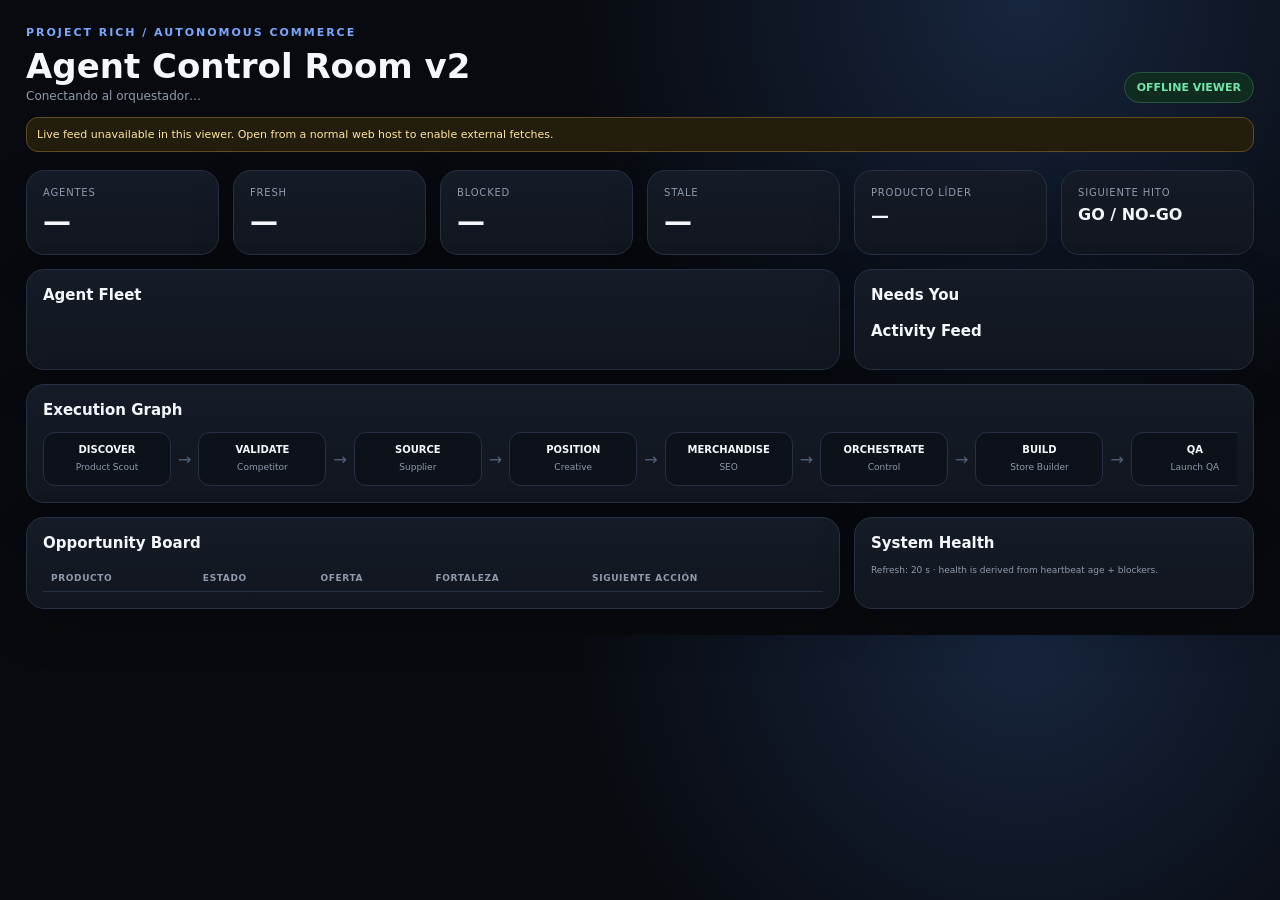
<file: control-room/index-v2.html>
<!doctype html><html lang="es"><head><meta charset="utf-8"><meta name="viewport" content="width=device-width,initial-scale=1"><title>Project Rich Control Room v2</title>
<style>
:root{--bg:#07090d;--p:#11161f;--p2:#151b27;--line:#273043;--txt:#f5f7fb;--mut:#8f9aac;--g:#71e6a7;--a:#ffd166;--b:#78a8ff;--r:#ff8080;--vio:#ad8cff}
*{box-sizing:border-box}body{margin:0;background:radial-gradient(circle at 80% 0,#17253e 0,#080a0f 38%);color:var(--txt);font-family:Inter,system-ui,-apple-system,Segoe UI,sans-serif}.wrap{max-width:1550px;margin:auto;padding:26px}.head{display:flex;align-items:end;justify-content:space-between;gap:20px}.ey{font-size:11px;color:var(--b);font-weight:900;letter-spacing:.18em;text-transform:uppercase}h1{margin:7px 0 3px;font-size:34px}.mut{color:var(--mut);font-size:12px}.badge{padding:8px 12px;border-radius:999px;border:1px solid #28553f;background:#102b20;color:var(--g);font-weight:850;font-size:11px}.grid{display:grid;grid-template-columns:repeat(12,1fr);gap:14px;margin-top:18px}.card{background:linear-gradient(180deg,var(--p2),var(--p));border:1px solid var(--line);border-radius:18px;padding:16px;box-shadow:0 18px 46px rgba(0,0,0,.2)}.k{grid-column:span 2}.agents{grid-column:span 8}.side{grid-column:span 4}.wide{grid-column:span 8}.full{grid-column:1/-1}.lab{font-size:10px;color:var(--mut);letter-spacing:.08em;text-transform:uppercase}.val{font-size:28px;font-weight:900;margin-top:7px}.sec{font-size:15px;font-weight:900;margin:0 0 13px}.agentgrid{display:grid;grid-template-columns:repeat(2,minmax(0,1fr));gap:10px}.agent{padding:13px;background:#0c1119;border:1px solid var(--line);border-radius:14px}.row{display:flex;align-items:flex-start;justify-content:space-between;gap:10px}.name{font-size:13px;font-weight:900}.focus{font-size:10px;color:var(--mut);margin-top:3px;line-height:1.35}.chip{font-size:9px;font-weight:900;padding:5px 7px;border-radius:999px}.fresh{background:#112b20;color:var(--g)}.stale{background:#302913;color:var(--a)}.blocked{background:#321616;color:var(--r)}.scheduled{background:#18243b;color:var(--b)}.bar{height:5px;background:#222a37;border-radius:99px;margin:11px 0 7px;overflow:hidden}.fill{height:100%;border-radius:99px;background:linear-gradient(90deg,var(--b),var(--g))}.meta{display:flex;justify-content:space-between;font-size:9px;color:var(--mut)}.summary{font-size:10px;color:#c4cada;margin-top:8px;line-height:1.4}.timeline{position:relative}.event{position:relative;padding:0 0 14px 22px}.event:before{content:"";position:absolute;left:5px;top:5px;width:8px;height:8px;border-radius:50%;background:var(--g);box-shadow:0 0 13px var(--g)}.event:after{content:"";position:absolute;left:8px;top:16px;bottom:0;width:1px;background:#263044}.event:last-child:after{display:none}.evtitle{font-size:12px;font-weight:850}.evmeta,.evtext{font-size:10px;color:var(--mut);line-height:1.4;margin-top:3px}.need{padding:12px;border-radius:12px;border:1px solid #5a4920;background:#231d0d}.need b{font-size:12px;color:#ffe59a}.need p{margin:5px 0 0;font-size:10px;color:#d7c991;line-height:1.45}.table{width:100%;border-collapse:collapse;font-size:11px}.table th{font-size:9px;color:var(--mut);text-transform:uppercase;letter-spacing:.07em;text-align:left;border-bottom:1px solid var(--line);padding:8px}.table td{padding:9px 8px;border-bottom:1px solid #1e2634}.flow{display:flex;gap:7px;align-items:center;overflow-x:auto}.node{min-width:128px;border:1px solid var(--line);border-radius:12px;background:#0d121a;padding:11px;text-align:center}.node strong{display:block;font-size:10px}.node small{font-size:9px;color:var(--mut)}.arrow{color:#53627a}.pulse{display:inline-block;width:7px;height:7px;background:var(--g);border-radius:50%;margin-right:5px;animation:p 1.6s infinite}@keyframes p{50%{box-shadow:0 0 0 6px rgba(113,230,167,0)}}.foot{font-size:9px;color:var(--mut);margin-top:12px}.warn{display:none;margin-top:14px;border:1px solid #604e20;background:#231d0d;color:#ffe59a;border-radius:12px;padding:10px;font-size:11px}@media(max-width:950px){.k{grid-column:span 6}.agents,.side,.wide{grid-column:1/-1}.agentgrid{grid-template-columns:1fr}}
</style></head><body><div class="wrap">
<div class="head"><div><div class="ey">Project Rich / Autonomous Commerce</div><h1>Agent Control Room v2</h1><div class="mut" id="updated">Conectando al orquestador…</div></div><div class="badge" id="badge"><span class="pulse"></span>LIVE</div></div><div class="warn" id="warn"></div>
<div class="grid">
<div class="card k"><div class="lab">Agentes</div><div class="val" id="nAgents">—</div></div><div class="card k"><div class="lab">Fresh</div><div class="val" id="nFresh">—</div></div><div class="card k"><div class="lab">Blocked</div><div class="val" id="nBlocked">—</div></div><div class="card k"><div class="lab">Stale</div><div class="val" id="nStale">—</div></div><div class="card k"><div class="lab">Producto líder</div><div class="val" id="leader" style="font-size:18px">—</div></div><div class="card k"><div class="lab">Siguiente hito</div><div class="val" id="milestone" style="font-size:16px">GO / NO-GO</div></div>
<div class="card agents"><h2 class="sec">Agent Fleet</h2><div id="agents" class="agentgrid"></div></div>
<div class="card side"><h2 class="sec">Needs You</h2><div id="needs"></div><h2 class="sec" style="margin-top:18px">Activity Feed</h2><div id="events" class="timeline"></div></div>
<div class="card full"><h2 class="sec">Execution Graph</h2><div class="flow"><div class="node"><strong>DISCOVER</strong><small>Product Scout</small></div><div class="arrow">→</div><div class="node"><strong>VALIDATE</strong><small>Competitor</small></div><div class="arrow">→</div><div class="node"><strong>SOURCE</strong><small>Supplier</small></div><div class="arrow">→</div><div class="node"><strong>POSITION</strong><small>Creative</small></div><div class="arrow">→</div><div class="node"><strong>MERCHANDISE</strong><small>SEO</small></div><div class="arrow">→</div><div class="node"><strong>ORCHESTRATE</strong><small>Control</small></div><div class="arrow">→</div><div class="node"><strong>BUILD</strong><small>Store Builder</small></div><div class="arrow">→</div><div class="node"><strong>QA</strong><small>Launch QA</small></div></div></div>
<div class="card wide"><h2 class="sec">Opportunity Board</h2><table class="table"><thead><tr><th>Producto</th><th>Estado</th><th>Oferta</th><th>Fortaleza</th><th>Siguiente acción</th></tr></thead><tbody id="shortlist"></tbody></table></div>
<div class="card side"><h2 class="sec">System Health</h2><div id="health"></div><div class="foot">Refresh: 20 s · health is derived from heartbeat age + blockers.</div></div>
</div></div>
<script>
const ROOT='https://raw.githubusercontent.com/jackieb8877/Metertruth-SaaS/project-rich-control-room/control-room/';
const AGENT_FILES=['product-scout','store-builder','customer-voice','supplier-margin','ads-intelligence','competitor-watch','creative-offer','finance-profit','seo-catalog','compliance-risk','launch-qa','orchestrator'];
const DEFAULT_SHORT=[{name:'Kit Muda Cero',status:'LEADER',offer:'€29.90 target',strength:'High',next:'Validate landed cost + blind EU fulfillment'},{name:'Reusable pet-hair roller',status:'WATCH',offer:'€18–24 reference',strength:'Margin potential',next:'Confirm blind dropshipping'},{name:'Pet grooming vacuum',status:'RESERVE',offer:'TBD',strength:'Visual / viral',next:'Assess electronics + returns risk'}];
function esc(s){return String(s??'').replace(/[&<>"']/g,c=>({'&':'&amp;','<':'&lt;','>':'&gt;','"':'&quot;',"'":'&#39;'}[c]))}
function age(iso){if(!iso)return Infinity;return (Date.now()-new Date(iso))/60000}
function ago(iso){const m=age(iso);if(!isFinite(m))return 'never';if(m<1)return 'now';if(m<60)return Math.floor(m)+'m';if(m<1440)return Math.floor(m/60)+'h';return Math.floor(m/1440)+'d'}
function health(a){if(a.blocker)return 'blocked';const m=age(a.last_run);if(!isFinite(m)||m>130)return a.status==='scheduled'?'scheduled':'stale';return 'fresh'}
async function j(url){const r=await fetch(url+'?t='+Date.now(),{cache:'no-store'});if(!r.ok)throw new Error(r.status);return r.json()}
async function load(){
 try{
  const [agents,state,live]=await Promise.all([Promise.all(AGENT_FILES.map(x=>j(ROOT+'agents/'+x+'.json'))),j(ROOT+'state.json').catch(()=>({shortlist:DEFAULT_SHORT,events:[],blocker:null,updated_at:null})),j(ROOT+'live-feed.json').catch(()=>({events:[],updated_at:null}))]);
  const hs=agents.map(a=>({...a,health:health(a)})); document.getElementById('nAgents').textContent=hs.length;document.getElementById('nFresh').textContent=hs.filter(x=>x.health==='fresh').length;document.getElementById('nBlocked').textContent=hs.filter(x=>x.health==='blocked').length;document.getElementById('nStale').textContent=hs.filter(x=>x.health==='stale').length;
  const shortlist=state.shortlist||DEFAULT_SHORT,lead=shortlist.find(x=>x.status==='LEADER');document.getElementById('leader').textContent=lead?.name||'—';
  document.getElementById('agents').innerHTML=hs.map(a=>'<div class="agent"><div class="row"><div><div class="name">'+esc(a.name)+'</div><div class="focus">'+esc(a.focus)+'</div></div><span class="chip '+a.health+'">'+a.health.toUpperCase()+'</span></div><div class="bar"><div class="fill" style="width:'+Math.max(0,Math.min(100,a.progress||0))+'%"></div></div><div class="meta"><span>'+esc(a.status)+'</span><span>'+ago(a.last_run)+'</span></div><div class="summary">'+esc(a.summary)+'</div></div>').join('');
  let events=(live.events||[]).map(e=>({...e,time:e.ts,agent:e.agent_id,live:true})); if(!events.length){hs.forEach(a=>(a.events||[]).forEach(e=>events.push({...e,agent:e.agent||a.name})));events=events.concat(state.events||[]);} events=events.sort((a,b)=>new Date(b.time||b.ts||0)-new Date(a.time||a.ts||0)).slice(0,18);
  document.getElementById('events').innerHTML=events.length?events.map(e=>'<div class="event"><div class="evtitle">'+esc((e.phase?e.phase.toUpperCase()+' · ':'')+(e.title||'Update'))+'</div><div class="evmeta">'+esc(e.agent||e.agent_id||'Agent')+' · '+ago(e.time||e.ts)+(e.status?' · '+esc(e.status):'')+'</div><div class="evtext">'+esc(e.detail||'')+(e.source_url?'<br><a href="'+esc(e.source_url)+'" target="_blank" rel="noopener" style="color:var(--b)">ver fuente ↗</a>':'')+(e.artifact_path?'<br><span style="color:var(--vio)">'+esc(e.artifact_path)+'</span>':'')+'</div></div>').join(''):'<div class="mut">No live events yet.</div>';
  const needs=hs.filter(a=>a.blocker);document.getElementById('needs').innerHTML=needs.length?needs.map(a=>'<div class="need"><b>'+esc(a.name)+'</b><p>'+esc(a.blocker)+'</p></div>').join('<div style="height:8px"></div>'):'<div class="mut">No human action required right now.</div>';
  document.getElementById('shortlist').innerHTML=shortlist.map(x=>'<tr><td><b>'+esc(x.name)+'</b></td><td>'+esc(x.status)+'</td><td>'+esc(x.offer)+'</td><td>'+esc(x.strength)+'</td><td>'+esc(x.next)+'</td></tr>').join('');
  document.getElementById('health').innerHTML=hs.map(a=>'<div class="meta" style="padding:7px 0;border-bottom:1px solid #202838"><span>'+esc(a.name)+'</span><span class="chip '+a.health+'">'+a.health+'</span></div>').join('');
  document.getElementById('updated').textContent='Live telemetry · '+new Date().toLocaleTimeString('es-ES',{timeZone:'Atlantic/Canary'})+(live.updated_at?' · feed '+ago(live.updated_at):'');
  document.getElementById('warn').style.display='none';
 }catch(e){document.getElementById('warn').style.display='block';document.getElementById('warn').textContent='Live feed unavailable in this viewer. Open from a normal web host to enable external fetches.';document.getElementById('badge').textContent='OFFLINE VIEWER'}
}
load();setInterval(load,20000);
</script></body></html>
</file>
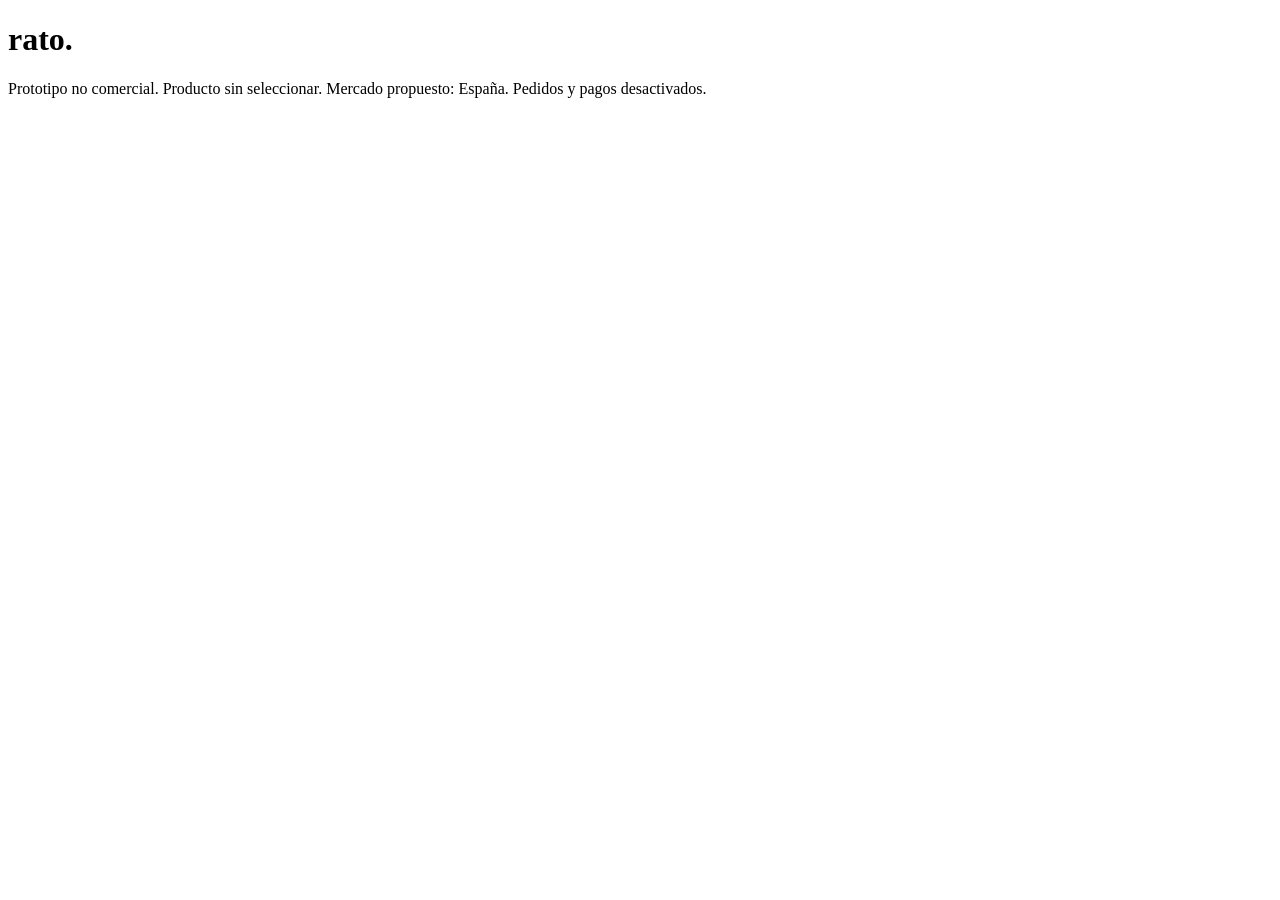
<file: control-room/one-product-store.html>
<!doctype html>
<html lang="es">
<head>
<meta charset="utf-8">
<meta name="viewport" content="width=device-width,initial-scale=1">
<meta name="robots" content="noindex,nofollow">
<title>rato. — One Product Store</title>
</head>
<body>
<main>
<h1>rato.</h1>
<p>Prototipo no comercial. Producto sin seleccionar. Mercado propuesto: España. Pedidos y pagos desactivados.</p>
</main>
</body>
</html>
</file>
